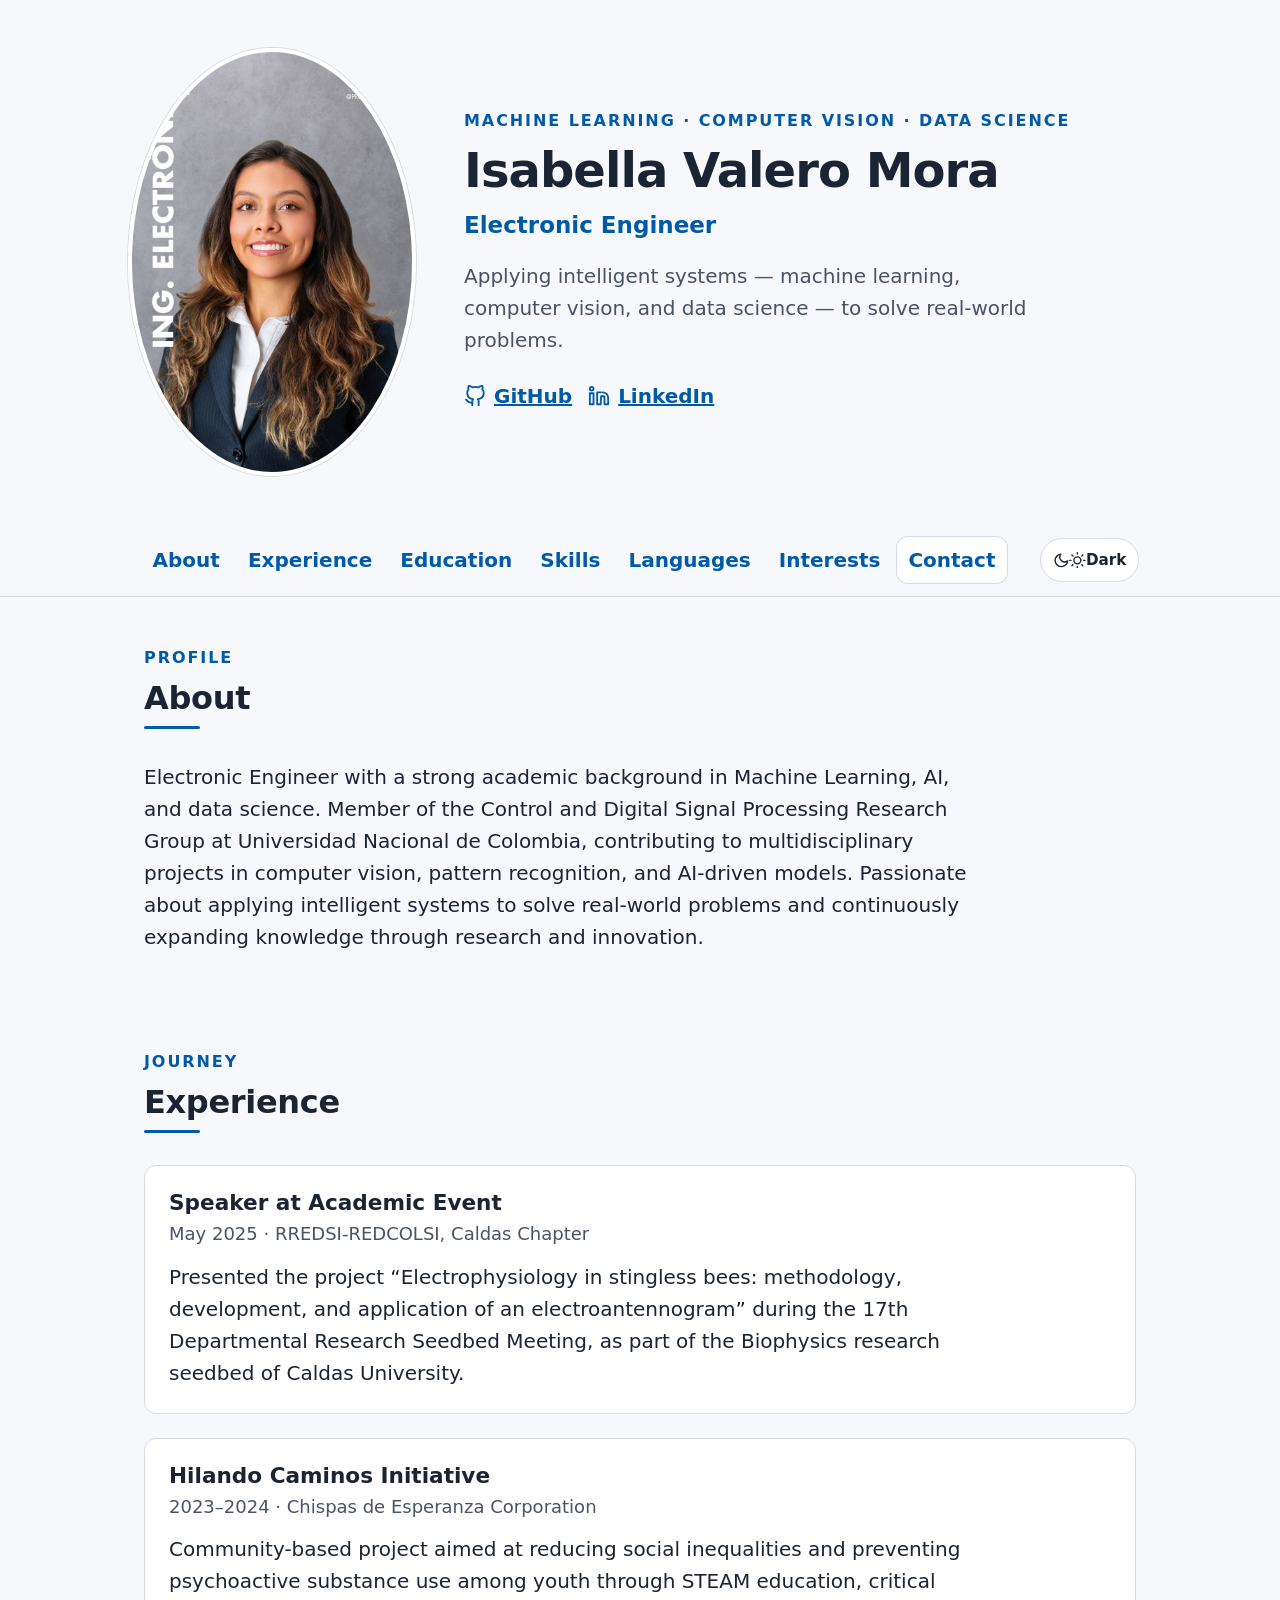
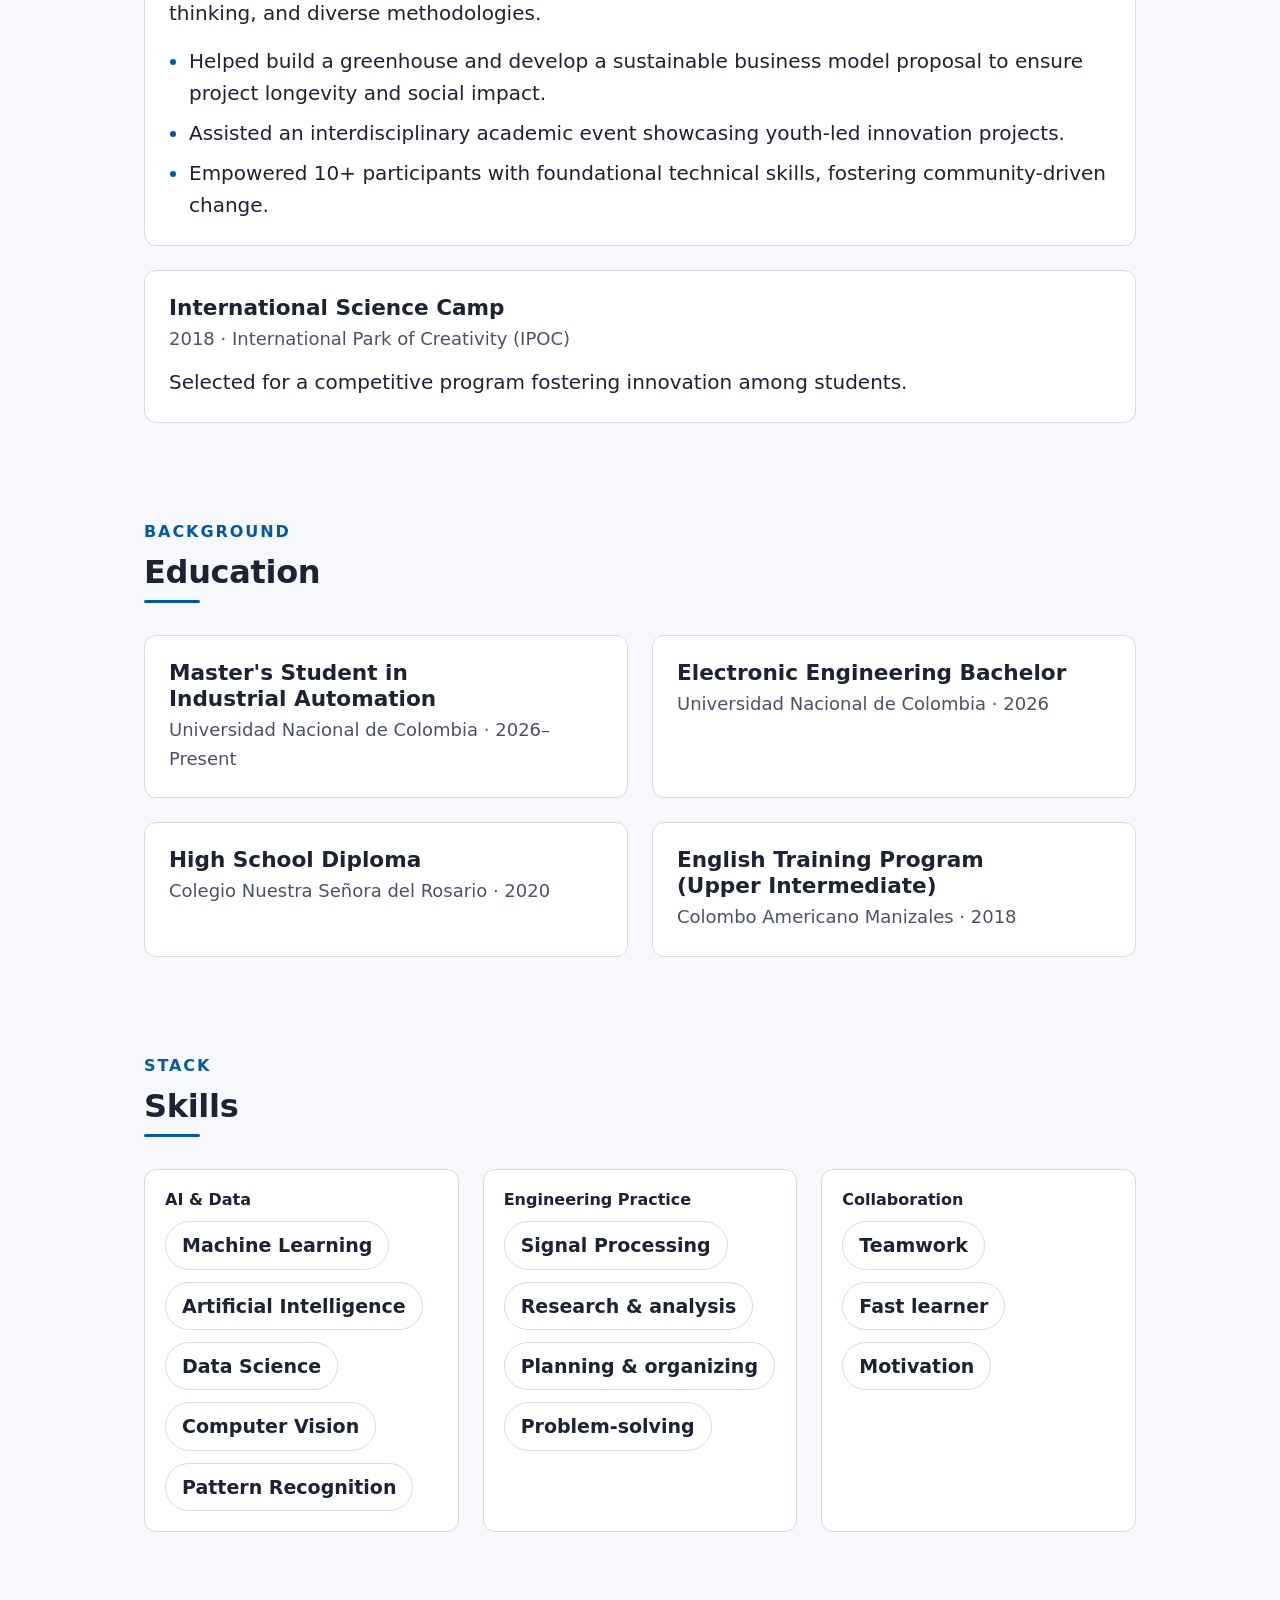
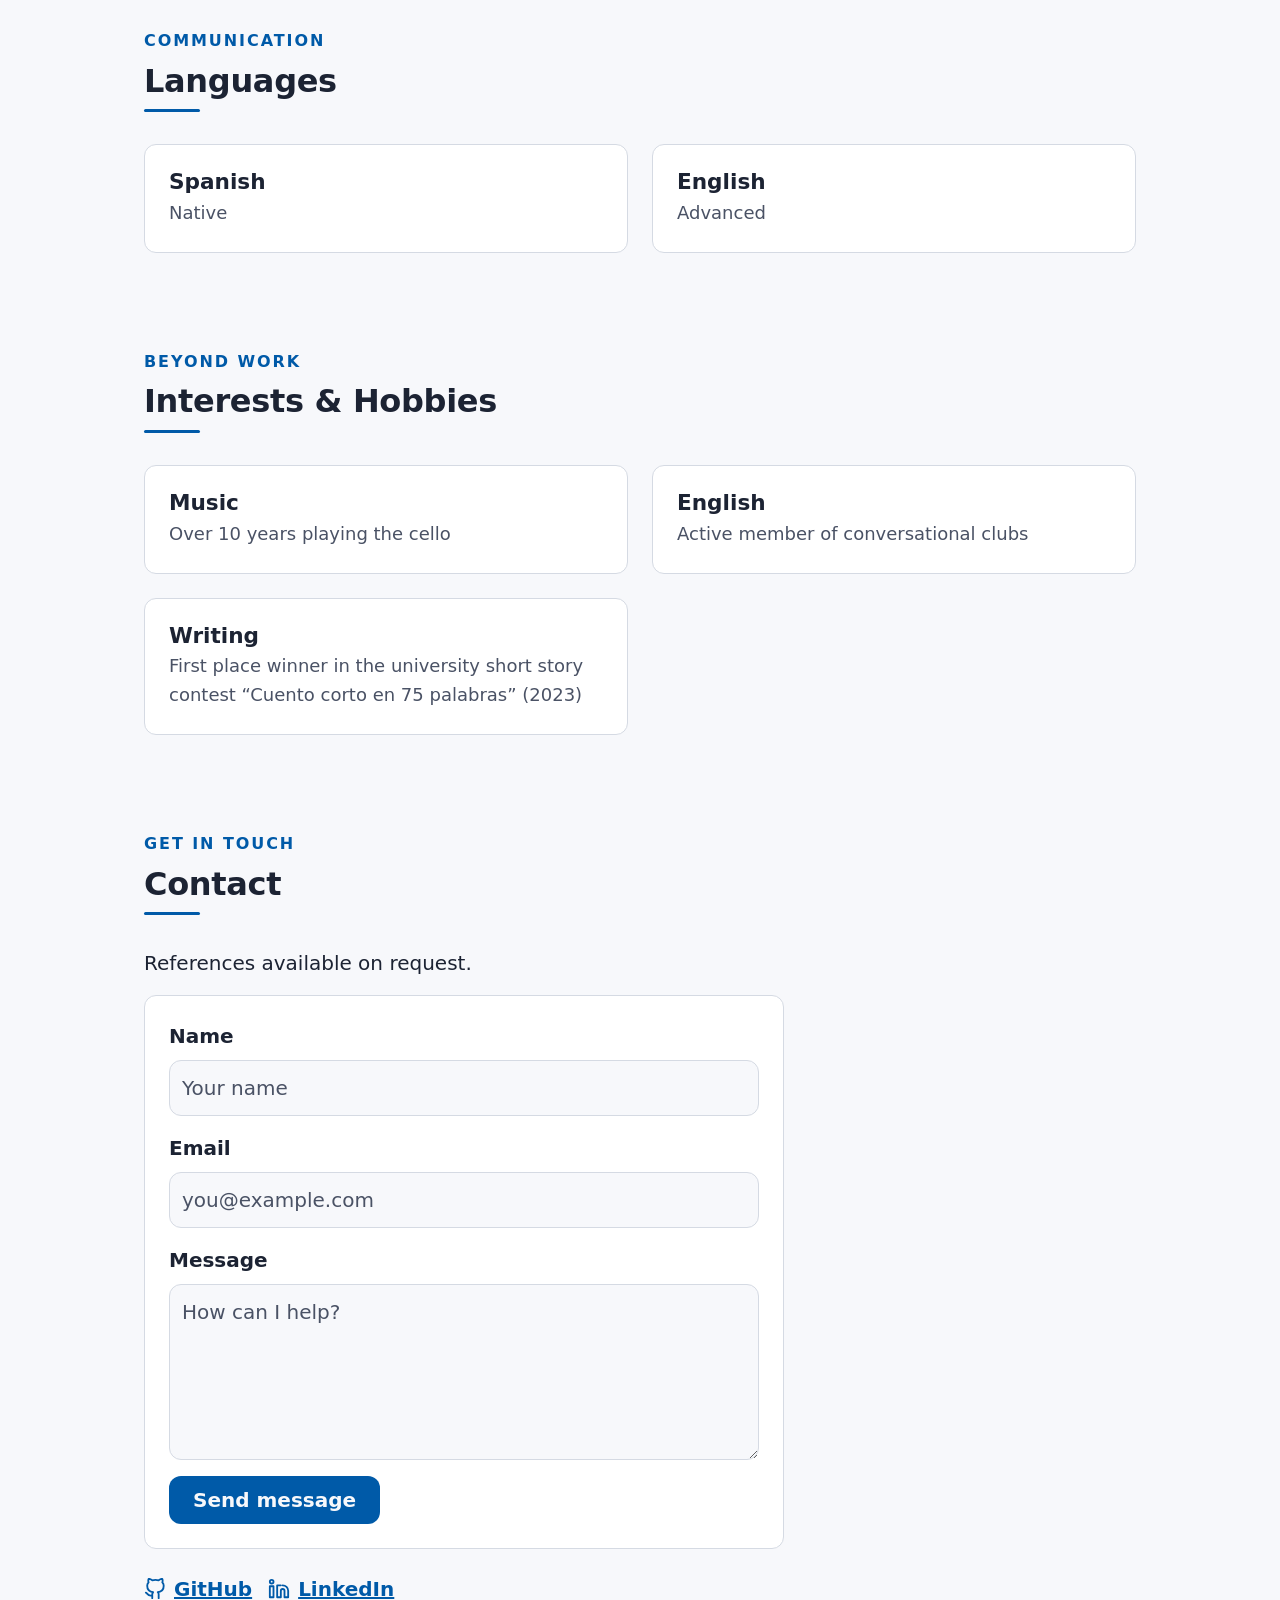
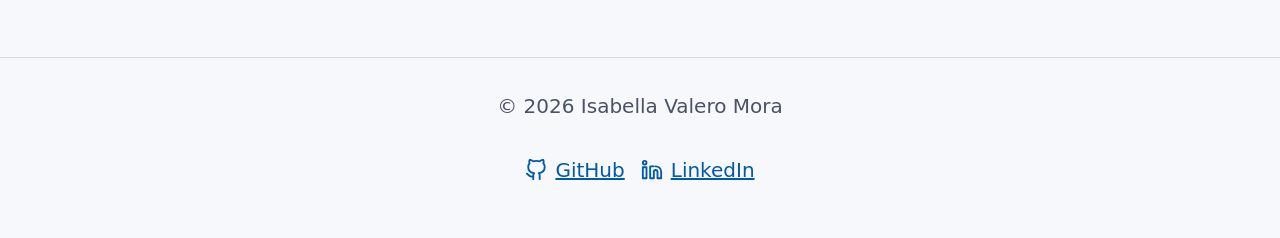
<file: index.html>
<!DOCTYPE html>
<html lang="en" data-theme="light">
<head>
  <meta charset="UTF-8">
  <meta name="viewport" content="width=device-width, initial-scale=1.0">
  <title>Isabella Valero Mora — Software Developer</title>
  <meta name="description" content="Portfolio and CV of Isabella Valero Mora, Electronic Engineer focused on machine learning, artificial intelligence, and data science.">
  <meta property="og:title" content="Isabella Valero Mora — Software Developer">
  <meta property="og:description" content="Portfolio and CV of Isabella Valero Mora, Electronic Engineer focused on machine learning, artificial intelligence, and data science.">
  <meta property="og:image" content="https://valeromora.github.io/PRO_8805_3.jpg">
  <meta property="og:type" content="profile">
  <meta property="og:url" content="https://valeromora.github.io/">
  <meta property="og:profile:first_name" content="Isabella">
  <meta property="og:profile:last_name" content="Valero Mora">
  <link rel="canonical" href="https://valeromora.github.io/">
  <meta name="color-scheme" content="light dark">
  <meta name="theme-color" content="#f7f8fb" media="(prefers-color-scheme: light)">
  <meta name="theme-color" content="#0e1420" media="(prefers-color-scheme: dark)">
  <link rel="icon" href="data:image/svg+xml,%3Csvg xmlns='http://www.w3.org/2000/svg' viewBox='0 0 64 64'%3E%3Crect width='64' height='64' rx='14' fill='%230e1420'/%3E%3Ctext x='32' y='44' font-family='Georgia,serif' font-size='30' font-weight='bold' fill='%237fb3ff' text-anchor='middle'%3EIV%3C/text%3E%3C/svg%3E" type="image/svg+xml">
  <link rel="stylesheet" href="styles.css">
  <script>try{var t=localStorage.getItem("theme");if(t!=="dark"&&t!=="light"){t=matchMedia("(prefers-color-scheme: dark)").matches?"dark":"light"}document.documentElement.dataset.theme=t;}catch(e){}</script>
  <script src="script.js" defer></script>
</head>
<body>
  <a class="skip-link" href="#main">Skip to content</a>

  <header id="hero" class="hero">
    <picture class="hero__photo">
      <img src="PRO_8805_3.jpg" alt="Portrait of Isabella Valero Mora" width="800" height="1200" fetchpriority="high">
    </picture>
    <div class="hero__content">
      <p class="eyebrow">Machine Learning · Computer Vision · Data Science</p>
      <h1 class="hero__name">Isabella Valero Mora</h1>
      <p class="hero__tagline">Electronic Engineer</p>
      <p class="hero__summary">Applying intelligent systems — machine learning, computer vision, and data science — to solve real-world problems.</p>
      <ul class="social-links">
        <li><a href="https://github.com/valeromora" rel="noopener noreferrer" target="_blank" aria-label="GitHub profile"><svg viewBox="0 0 24 24" fill="none" stroke="currentColor" stroke-width="2" stroke-linecap="round" stroke-linejoin="round" aria-hidden="true"><path d="M9 19c-5 1.5-5-2.5-7-3m14 6v-3.87a3.37 3.37 0 0 0-.94-2.61c3.14-.35 6.44-1.54 6.44-7A5.44 5.44 0 0 0 20 4.77 5.07 5.07 0 0 0 19.91 1S18.73.65 16 2.48a13.38 13.38 0 0 0-7 0C6.27.65 5.09 1 5.09 1A5.07 5.07 0 0 0 5 4.77a5.44 5.44 0 0 0-1.5 3.78c0 5.42 3.3 6.61 6.44 7A3.37 3.37 0 0 0 9 18.13V22"/></svg>GitHub</a></li>
        <li><a href="https://co.linkedin.com/in/isabella-valero-mora-100301338" rel="noopener noreferrer" target="_blank" aria-label="LinkedIn profile"><svg viewBox="0 0 24 24" fill="none" stroke="currentColor" stroke-width="2" stroke-linecap="round" stroke-linejoin="round" aria-hidden="true"><path d="M16 8a6 6 0 0 1 6 6v7h-4v-7a2 2 0 0 0-2-2 2 2 0 0 0-2 2v7h-4V8h4"/><rect x="2" y="9" width="4" height="12"/><circle cx="4" cy="4" r="2"/></svg>LinkedIn</a></li>
      </ul>
    </div>
  </header>

  <nav class="nav" aria-label="Main">
    <button class="nav__toggle" type="button" aria-controls="nav-list" aria-expanded="false" aria-label="Toggle navigation menu">
      <span class="nav__toggle-bar" aria-hidden="true"></span>
      <span class="nav__toggle-bar" aria-hidden="true"></span>
      <span class="nav__toggle-bar" aria-hidden="true"></span>
    </button>
    <ul class="nav__list" id="nav-list">
      <li><a href="#about">About</a></li>
      <li><a href="#experience">Experience</a></li>
      <li><a href="#education">Education</a></li>
      <li><a href="#skills">Skills</a></li>
      <li><a href="#languages">Languages</a></li>
      <li><a href="#interests">Interests</a></li>
      <li><a href="#contact">Contact</a></li>
    </ul>
    <button class="theme-toggle" type="button" aria-label="Switch to dark mode" data-theme-toggle><svg data-theme-icon-moon viewBox="0 0 24 24" fill="none" stroke="currentColor" stroke-width="2" stroke-linecap="round" stroke-linejoin="round" aria-hidden="true"><path d="M21 12.79A9 9 0 1 1 11.21 3 7 7 0 0 0 21 12.79z"/></svg><svg data-theme-icon-sun viewBox="0 0 24 24" fill="none" stroke="currentColor" stroke-width="2" stroke-linecap="round" stroke-linejoin="round" aria-hidden="true" hidden><circle cx="12" cy="12" r="5"/><path d="M12 1v2M12 21v2M4.22 4.22l1.42 1.42M18.36 18.36l1.42 1.42M1 12h2M21 12h2M4.22 19.78l1.42-1.42M18.36 5.64l1.42-1.42"/></svg><span data-theme-label>Dark</span></button>
  </nav>

  <main id="main">
    <section id="about" class="section" aria-labelledby="about-heading">
      <p class="eyebrow">Profile</p>
      <h2 id="about-heading" class="section__heading">About</h2>
      <p>Electronic Engineer with a strong academic background in Machine Learning, AI, and data science. Member of the Control and Digital Signal Processing Research Group at Universidad Nacional de Colombia, contributing to multidisciplinary projects in computer vision, pattern recognition, and AI-driven models. Passionate about applying intelligent systems to solve real-world problems and continuously expanding knowledge through research and innovation.</p>
    </section>

    <section id="experience" class="section" aria-labelledby="experience-heading">
      <p class="eyebrow">Journey</p>
      <h2 id="experience-heading" class="section__heading">Experience</h2>
      <ul class="entry-list">
        <li class="entry">
          <article>
            <h3 class="entry__title">Speaker at Academic Event</h3>
            <p class="entry__meta">May 2025 · RREDSI-REDCOLSI, Caldas Chapter</p>
            <p>Presented the project <q>Electrophysiology in stingless bees: methodology, development, and application of an electroantennogram</q> during the 17th Departmental Research Seedbed Meeting, as part of the Biophysics research seedbed of Caldas University.</p>
          </article>
        </li>
        <li class="entry">
          <article>
            <h3 class="entry__title">Hilando Caminos Initiative</h3>
            <p class="entry__meta">2023–2024 · Chispas de Esperanza Corporation</p>
            <p>Community-based project aimed at reducing social inequalities and preventing psychoactive substance use among youth through STEAM education, critical thinking, and diverse methodologies.</p>
            <ul class="entry__details">
              <li>Helped build a greenhouse and develop a sustainable business model proposal to ensure project longevity and social impact.</li>
              <li>Assisted an interdisciplinary academic event showcasing youth-led innovation projects.</li>
              <li>Empowered 10+ participants with foundational technical skills, fostering community-driven change.</li>
            </ul>
          </article>
        </li>
        <li class="entry">
          <article>
            <h3 class="entry__title">International Science Camp</h3>
            <p class="entry__meta">2018 · International Park of Creativity (IPOC)</p>
            <p>Selected for a competitive program fostering innovation among students.</p>
          </article>
        </li>
      </ul>
    </section>

    <section id="education" class="section" aria-labelledby="education-heading">
      <p class="eyebrow">Background</p>
      <h2 id="education-heading" class="section__heading">Education</h2>
      <ul class="entry-grid">
        <li class="entry">
          <article>
            <h3 class="entry__title">Master's Student in Industrial Automation</h3>
            <p class="entry__meta">Universidad Nacional de Colombia · 2026–Present</p>
          </article>
        </li>
        <li class="entry">
          <article>
            <h3 class="entry__title">Electronic Engineering Bachelor</h3>
            <p class="entry__meta">Universidad Nacional de Colombia · 2026</p>
          </article>
        </li>
        <li class="entry">
          <article>
            <h3 class="entry__title">High School Diploma</h3>
            <p class="entry__meta">Colegio Nuestra Señora del Rosario · 2020</p>
          </article>
        </li>
        <li class="entry">
          <article>
            <h3 class="entry__title">English Training Program (Upper Intermediate)</h3>
            <p class="entry__meta">Colombo Americano Manizales · 2018</p>
          </article>
        </li>
      </ul>
    </section>

    <section id="skills" class="section" aria-labelledby="skills-heading">
      <p class="eyebrow">Stack</p>
      <h2 id="skills-heading" class="section__heading">Skills</h2>
      <div class="skills-groups">
        <div class="skills-group">
          <h3 class="skills-group__title">AI &amp; Data</h3>
          <ul class="pill-list">
            <li class="pill">Machine Learning</li>
            <li class="pill">Artificial Intelligence</li>
            <li class="pill">Data Science</li>
            <li class="pill">Computer Vision</li>
            <li class="pill">Pattern Recognition</li>
          </ul>
        </div>
        <div class="skills-group">
          <h3 class="skills-group__title">Engineering Practice</h3>
          <ul class="pill-list">
            <li class="pill">Signal Processing</li>
            <li class="pill">Research &amp; analysis</li>
            <li class="pill">Planning &amp; organizing</li>
            <li class="pill">Problem-solving</li>
          </ul>
        </div>
        <div class="skills-group">
          <h3 class="skills-group__title">Collaboration</h3>
          <ul class="pill-list">
            <li class="pill">Teamwork</li>
            <li class="pill">Fast learner</li>
            <li class="pill">Motivation</li>
          </ul>
        </div>
      </div>
    </section>

    <section id="languages" class="section" aria-labelledby="languages-heading">
      <p class="eyebrow">Communication</p>
      <h2 id="languages-heading" class="section__heading">Languages</h2>
      <ul class="entry-grid">
        <li class="entry">
          <article>
            <h3 class="entry__title">Spanish</h3>
            <p class="entry__meta">Native</p>
          </article>
        </li>
        <li class="entry">
          <article>
            <h3 class="entry__title">English</h3>
            <p class="entry__meta">Advanced</p>
          </article>
        </li>
      </ul>
    </section>

    <section id="interests" class="section" aria-labelledby="interests-heading">
      <p class="eyebrow">Beyond work</p>
      <h2 id="interests-heading" class="section__heading">Interests &amp; Hobbies</h2>
      <ul class="entry-grid">
        <li class="entry">
          <article>
            <h3 class="entry__title">Music</h3>
            <p class="entry__meta">Over 10 years playing the cello</p>
          </article>
        </li>
        <li class="entry">
          <article>
            <h3 class="entry__title">English</h3>
            <p class="entry__meta">Active member of conversational clubs</p>
          </article>
        </li>
        <li class="entry">
          <article>
            <h3 class="entry__title">Writing</h3>
            <p class="entry__meta">First place winner in the university short story contest <q>Cuento corto en 75 palabras</q> (2023)</p>
          </article>
        </li>
      </ul>
    </section>

    <section id="contact" class="section" aria-labelledby="contact-heading">
      <p class="eyebrow">Get in touch</p>
      <h2 id="contact-heading" class="section__heading">Contact</h2>
      <p>References available on request.</p>
      <form id="contact-form" class="contact-form" action="https://formspree.io/f/xdeowprb" method="POST">
        <div class="form-field">
          <label for="contact-name">Name</label>
          <input type="text" id="contact-name" name="name" required autocomplete="name" placeholder="Your name">
        </div>
        <div class="form-field">
          <label for="contact-email">Email</label>
          <input type="email" id="contact-email" name="email" required autocomplete="email" placeholder="you@example.com">
        </div>
        <div class="form-field">
          <label for="contact-message">Message</label>
          <textarea id="contact-message" name="message" required minlength="10" rows="5" placeholder="How can I help?"></textarea>
        </div>
        <button type="submit" class="form-submit">Send message</button>
      </form>
      <ul class="social-links">
        <li><a href="https://github.com/valeromora" rel="noopener noreferrer" target="_blank" aria-label="GitHub profile"><svg viewBox="0 0 24 24" fill="none" stroke="currentColor" stroke-width="2" stroke-linecap="round" stroke-linejoin="round" aria-hidden="true"><path d="M9 19c-5 1.5-5-2.5-7-3m14 6v-3.87a3.37 3.37 0 0 0-.94-2.61c3.14-.35 6.44-1.54 6.44-7A5.44 5.44 0 0 0 20 4.77 5.07 5.07 0 0 0 19.91 1S18.73.65 16 2.48a13.38 13.38 0 0 0-7 0C6.27.65 5.09 1 5.09 1A5.07 5.07 0 0 0 5 4.77a5.44 5.44 0 0 0-1.5 3.78c0 5.42 3.3 6.61 6.44 7A3.37 3.37 0 0 0 9 18.13V22"/></svg>GitHub</a></li>
        <li><a href="https://co.linkedin.com/in/isabella-valero-mora-100301338" rel="noopener noreferrer" target="_blank" aria-label="LinkedIn profile"><svg viewBox="0 0 24 24" fill="none" stroke="currentColor" stroke-width="2" stroke-linecap="round" stroke-linejoin="round" aria-hidden="true"><path d="M16 8a6 6 0 0 1 6 6v7h-4v-7a2 2 0 0 0-2-2 2 2 0 0 0-2 2v7h-4V8h4"/><rect x="2" y="9" width="4" height="12"/><circle cx="4" cy="4" r="2"/></svg>LinkedIn</a></li>
      </ul>
    </section>
  </main>

  <footer class="footer">
    <p>&copy; 2026 Isabella Valero Mora</p>
    <ul class="social-links">
      <li><a href="https://github.com/valeromora" rel="noopener noreferrer" target="_blank" aria-label="GitHub profile"><svg viewBox="0 0 24 24" fill="none" stroke="currentColor" stroke-width="2" stroke-linecap="round" stroke-linejoin="round" aria-hidden="true"><path d="M9 19c-5 1.5-5-2.5-7-3m14 6v-3.87a3.37 3.37 0 0 0-.94-2.61c3.14-.35 6.44-1.54 6.44-7A5.44 5.44 0 0 0 20 4.77 5.07 5.07 0 0 0 19.91 1S18.73.65 16 2.48a13.38 13.38 0 0 0-7 0C6.27.65 5.09 1 5.09 1A5.07 5.07 0 0 0 5 4.77a5.44 5.44 0 0 0-1.5 3.78c0 5.42 3.3 6.61 6.44 7A3.37 3.37 0 0 0 9 18.13V22"/></svg>GitHub</a></li>
      <li><a href="https://co.linkedin.com/in/isabella-valero-mora-100301338" rel="noopener noreferrer" target="_blank" aria-label="LinkedIn profile"><svg viewBox="0 0 24 24" fill="none" stroke="currentColor" stroke-width="2" stroke-linecap="round" stroke-linejoin="round" aria-hidden="true"><path d="M16 8a6 6 0 0 1 6 6v7h-4v-7a2 2 0 0 0-2-2 2 2 0 0 0-2 2v7h-4V8h4"/><rect x="2" y="9" width="4" height="12"/><circle cx="4" cy="4" r="2"/></svg>LinkedIn</a></li>
    </ul>
  </footer>
</body>
</html>
</file>
<file: styles.css>
/* ==========================================================================
   Personal webpage — styles.css
   Light/dark theming via [data-theme] on <html>; mobile-first responsive.
   Palette accessed through CSS custom properties (design decision 2, 6).
   ========================================================================== */

/* --------------------------------------------------------------------------
   1. Theme tokens
   -------------------------------------------------------------------------- */

[data-theme="light"] {
  color-scheme: light;
  --color-bg: #f7f8fb;
  --color-surface: #ffffff;
  --color-text: #1c2333;
  --color-muted: #4a5265;
  --color-accent: #005aa8;
  --color-border: #d5dae3;
  --color-danger: #b42318;
}

[data-theme="dark"] {
  color-scheme: dark;
  --color-bg: #0e1420;
  --color-surface: #161f30;
  --color-text: #e8ecf4;
  --color-muted: #aab4c8;
  --color-accent: #7fb3ff;
  --color-border: #2c3850;
  --color-danger: #fca5a5;
}

:root {
  color-scheme: light dark;
  /* Spacing scale — 4px base unit (design CSS architecture) */
  --sp-1: 0.25rem;
  --sp-2: 0.5rem;
  --sp-3: 0.75rem;
  --sp-4: 1rem;
  --sp-5: 1.25rem;
  --sp-6: 1.5rem;
  --sp-7: 1.75rem;
  --sp-8: 2rem;
  --sp-9: 2.25rem;
  --sp-10: 2.5rem;
  --sp-11: 2.75rem;
  --sp-12: 3rem;

  /* Typography */
  --font-base: system-ui, -apple-system, "Segoe UI", Roboto, "Helvetica Neue", Arial, sans-serif;
  --text-body: clamp(1rem, 2.5vw, 1.25rem);
  --text-h1: clamp(2rem, 5vw, 3rem);
  --text-h2: clamp(1.5rem, 3.5vw, 2rem);
  --text-h3: clamp(1.15rem, 2.5vw, 1.35rem);

  /* Layout */
  --container-max: 68rem;
  --radius: 0.75rem;
}

/* --------------------------------------------------------------------------
   2. Base reset and primitives
   -------------------------------------------------------------------------- */

*,
*::before,
*::after {
  box-sizing: border-box;
}

* {
  margin: 0;
}

html {
  scroll-behavior: smooth;
  /* Keep anchored sections clear of the sticky nav */
  scroll-padding-top: var(--sp-12);
}

body {
  font-family: var(--font-base);
  font-size: var(--text-body);
  line-height: 1.6;
  color: var(--color-text);
  background-color: var(--color-bg);
  -webkit-font-smoothing: antialiased;
}

h1,
h2,
h3 {
  line-height: 1.2;
  text-wrap: balance;
}

h1 {
  font-size: var(--text-h1);
  letter-spacing: -0.02em;
}

h2 {
  font-size: var(--text-h2);
  letter-spacing: -0.01em;
}

h3 {
  font-size: var(--text-h3);
}

p {
  margin-bottom: var(--sp-4);
}

/* Readable measure for body copy (portfolio-visual-polish type hierarchy) */
.section > p,
.hero__summary,
.entry p {
  max-width: 65ch;
}

/* Section eyebrow — small caps label above the heading */
.eyebrow {
  margin-bottom: var(--sp-2);
  color: var(--color-accent);
  font-size: 0.8em;
  font-weight: 700;
  letter-spacing: 0.12em;
  text-transform: uppercase;
}

p:last-child {
  margin-bottom: 0;
}

a {
  color: var(--color-accent);
}

a:hover {
  text-decoration-thickness: 2px;
}

ul {
  padding: 0;
  list-style: none;
}

img {
  max-width: 100%;
  height: auto;
}

/* --------------------------------------------------------------------------
   3. Accessibility primitives
   -------------------------------------------------------------------------- */

.skip-link {
  position: absolute;
  left: -9999px;
  top: 0;
  z-index: 100;
  padding: var(--sp-3) var(--sp-4);
  border-radius: 0 0 var(--radius) 0;
  background-color: var(--color-accent);
  color: var(--color-bg);
  text-decoration: none;
  font-weight: 600;
}

.skip-link:focus {
  left: 0;
}

:focus-visible {
  outline: 2px solid var(--color-accent);
  outline-offset: 2px;
  border-radius: 2px;
}

/* --------------------------------------------------------------------------
   4. Hero
   -------------------------------------------------------------------------- */

.hero {
  display: flex;
  flex-direction: column;
  align-items: center;
  gap: var(--sp-8);
  padding: var(--sp-12) var(--sp-4);
  max-width: var(--container-max);
  margin: 0 auto;
}

.hero__photo {
  flex-shrink: 0;
}

.hero__photo img {
  display: block;
  width: min(14rem, 60vw);
  border-radius: 50%;
  border: 4px solid var(--color-surface);
  box-shadow: 0 0 0 1px var(--color-border);
}

.hero__content {
  text-align: center;
}

.hero__name {
  margin-bottom: var(--sp-2);
}

.hero__tagline {
  color: var(--color-accent);
  font-size: 1.15em;
  font-weight: 600;
  margin-bottom: var(--sp-4);
}

.hero__summary {
  color: var(--color-muted);
  max-width: 36rem;
  margin: 0 auto var(--sp-6);
}

.social-links {
  display: flex;
  flex-wrap: wrap;
  justify-content: center;
  gap: var(--sp-4);
}

.social-links a {
  display: inline-flex;
  align-items: center;
  gap: var(--sp-2);
  font-weight: 600;
}

.social-links svg {
  width: 1.1em;
  height: 1.1em;
  flex-shrink: 0;
}

/* --------------------------------------------------------------------------
   5. Navigation
   -------------------------------------------------------------------------- */

.nav {
  position: sticky;
  top: 0;
  z-index: 50;
  display: flex;
  flex-wrap: wrap;
  align-items: center;
  justify-content: space-between;
  gap: var(--sp-4);
  padding: var(--sp-3) var(--sp-4);
  background-color: var(--color-bg);
  border-bottom: 1px solid var(--color-border);
}

.nav__toggle {
  display: inline-flex;
  flex-direction: column;
  justify-content: center;
  gap: 5px;
  width: 2.75rem;
  height: 2.75rem;
  padding: var(--sp-2);
  border: 1px solid var(--color-border);
  border-radius: var(--radius);
  background-color: var(--color-surface);
  cursor: pointer;
}

.nav__toggle-bar {
  display: block;
  height: 2px;
  width: 100%;
  background-color: var(--color-text);
  border-radius: 2px;
}

.nav__list {
  display: none;
  flex-direction: column;
  gap: var(--sp-2);
  width: 100%;
  padding: var(--sp-4) 0 0;
}

/* Toggled by script.js (PR 2) — contract in place from PR 1 */
.nav--open .nav__list {
  display: flex;
}

.nav__list a {
  display: block;
  padding: var(--sp-2) var(--sp-3);
  text-decoration: none;
  font-weight: 600;
  border-radius: var(--radius);
}

.nav__list a:hover,
.nav__list a:focus-visible {
  background-color: var(--color-surface);
  color: var(--color-accent);
}

/* Scrolled treatment (toggled by script.js scrollspy module) */
.nav.is-scrolled {
  box-shadow: 0 2px 12px rgb(0 0 0 / 0.12);
}

/* Active section link — exactly one carries aria-current="true" */
.nav__list a[aria-current="true"] {
  background-color: var(--color-surface);
  color: var(--color-accent);
  box-shadow: inset 0 0 0 1px var(--color-border);
}

/* --------------------------------------------------------------------------
   6. Sections
   -------------------------------------------------------------------------- */

.section {
  max-width: var(--container-max);
  margin: 0 auto;
  padding: var(--sp-12) var(--sp-4);
}

.section__heading {
  position: relative;
  margin-bottom: var(--sp-8);
  padding-bottom: var(--sp-3);
}

.section__heading::after {
  content: "";
  position: absolute;
  left: 0;
  bottom: 0;
  width: 3.5rem;
  height: 3px;
  border-radius: 2px;
  background-color: var(--color-accent);
}

/* --------------------------------------------------------------------------
   7. Entries, cards, pills
   -------------------------------------------------------------------------- */

.entry-list {
  display: flex;
  flex-direction: column;
  gap: var(--sp-6);
}

.entry-grid {
  display: grid;
  grid-template-columns: 1fr;
  gap: var(--sp-6);
}

.entry {
  padding: var(--sp-6);
  background-color: var(--color-surface);
  border: 1px solid var(--color-border);
  border-radius: var(--radius);
  transition: transform 0.2s ease, box-shadow 0.2s ease;
}

.entry:hover {
  transform: translateY(-2px);
  box-shadow: 0 8px 24px rgb(0 0 0 / 0.12);
}

/* Scroll-triggered reveal (progressive enhancement: JS adds .reveal) */
.reveal {
  opacity: 0;
  transform: translateY(12px);
  transition: opacity 0.4s ease, transform 0.4s ease;
}

.reveal.is-visible {
  opacity: 1;
  transform: none;
}

.entry__title {
  margin-bottom: var(--sp-1);
}

.entry__meta {
  color: var(--color-muted);
  font-size: 0.9em;
  margin-bottom: var(--sp-3);
}

.entry__details {
  margin: var(--sp-3) 0 0;
  padding-left: var(--sp-5);
  list-style: disc;
  display: flex;
  flex-direction: column;
  gap: var(--sp-2);
}

.entry__details li::marker {
  color: var(--color-accent);
}

.pill-list {
  display: flex;
  flex-wrap: wrap;
  gap: var(--sp-3);
}

.pill {
  padding: var(--sp-2) var(--sp-4);
  background-color: var(--color-surface);
  border: 1px solid var(--color-border);
  border-radius: 999px;
  font-weight: 600;
  font-size: 0.95em;
}

/* --------------------------------------------------------------------------
   8. Footer
   -------------------------------------------------------------------------- */

.footer {
  display: flex;
  flex-direction: column;
  align-items: center;
  gap: var(--sp-4);
  padding: var(--sp-8) var(--sp-4) var(--sp-12);
  border-top: 1px solid var(--color-border);
  color: var(--color-muted);
  text-align: center;
}

.footer .social-links a {
  font-weight: 400;
}

/* --------------------------------------------------------------------------
   8a. Theme toggle and contact form
   -------------------------------------------------------------------------- */

.theme-toggle {
  display: inline-flex;
  align-items: center;
  justify-content: center;
  min-width: 2.75rem;
  height: 2.75rem;
  padding: 0 var(--sp-3);
  border: 1px solid var(--color-border);
  border-radius: 999px;
  background-color: var(--color-surface);
  color: var(--color-text);
  font-family: inherit;
  font-size: 0.95rem;
  font-weight: 600;
  cursor: pointer;
}

.theme-toggle:hover {
  border-color: var(--color-accent);
  color: var(--color-accent);
}

.theme-toggle svg {
  width: 1.1em;
  height: 1.1em;
  flex-shrink: 0;
}

/* Grouped tech skills (portfolio-visual-polish skills content) */
.skills-groups {
  display: grid;
  grid-template-columns: 1fr;
  gap: var(--sp-6);
}

.skills-group {
  padding: var(--sp-5);
  background-color: var(--color-surface);
  border: 1px solid var(--color-border);
  border-radius: var(--radius);
}

.skills-group__title {
  margin-bottom: var(--sp-3);
  font-size: 1rem;
}

.contact-form {
  display: flex;
  flex-direction: column;
  gap: var(--sp-4);
  padding: var(--sp-6);
  background-color: var(--color-surface);
  border: 1px solid var(--color-border);
  border-radius: var(--radius);
  max-width: 40rem;
  margin-bottom: var(--sp-6);
}

.form-field {
  display: flex;
  flex-direction: column;
  gap: var(--sp-2);
}

.form-field label {
  font-weight: 600;
}

.form-field input,
.form-field textarea {
  padding: var(--sp-3);
  border: 1px solid var(--color-border);
  border-radius: var(--radius);
  background-color: var(--color-bg);
  color: var(--color-text);
  font-family: inherit;
  font-size: 1em;
  line-height: 1.5;
}

.form-field input::placeholder,
.form-field textarea::placeholder {
  color: var(--color-muted);
}

.form-field input:focus-visible,
.form-field textarea:focus-visible {
  outline: 2px solid var(--color-accent);
  outline-offset: 2px;
}

.form-field input:user-invalid,
.form-field textarea:user-invalid {
  border-color: var(--color-danger);
}

.form-submit {
  align-self: flex-start;
  padding: var(--sp-3) var(--sp-6);
  border: none;
  border-radius: var(--radius);
  background-color: var(--color-accent);
  color: var(--color-bg);
  font-family: inherit;
  font-size: 1em;
  font-weight: 600;
  cursor: pointer;
}

.form-submit:hover,
.form-submit:focus-visible {
  filter: brightness(1.1);
}

.form-submit:disabled {
  opacity: 0.6;
  cursor: not-allowed;
}

.contact-form__status,
.contact-form__error {
  margin-bottom: 0;
}

.contact-form__status {
  color: var(--color-accent);
  font-weight: 600;
}

.contact-form__error[role="alert"] {
  color: var(--color-danger);
}

/* --------------------------------------------------------------------------
   9. Responsive — tablet (768px)
   -------------------------------------------------------------------------- */

@media (min-width: 768px) {
  .hero {
    flex-direction: row;
    align-items: center;
    text-align: left;
    padding: var(--sp-12) var(--sp-8);
  }

  .hero__content {
    text-align: left;
  }

  .hero__summary {
    margin-left: 0;
  }

  .hero__photo img {
    width: 16rem;
  }

  .social-links {
    justify-content: flex-start;
  }

  .nav {
    justify-content: center;
    padding: var(--sp-3) var(--sp-8);
  }

  .nav__toggle {
    display: none;
  }

  .nav__list {
    display: flex;
    flex-direction: row;
    justify-content: center;
    gap: var(--sp-1);
    width: auto;
    padding: 0;
  }

  .theme-toggle {
    margin-left: var(--sp-4);
  }

  .entry-grid {
    grid-template-columns: repeat(2, 1fr);
  }

  .skills-groups {
    grid-template-columns: repeat(3, 1fr);
  }

  .section {
    padding: var(--sp-12) var(--sp-8);
  }
}

/* --------------------------------------------------------------------------
   10. Responsive — desktop (1200px)
   -------------------------------------------------------------------------- */

@media (min-width: 1200px) {
  .hero {
    gap: var(--sp-12);
    padding-top: var(--sp-12);
    padding-bottom: var(--sp-12);
  }

  .hero__photo img {
    width: 18rem;
  }

  .section {
    padding-left: var(--sp-12);
    padding-right: var(--sp-12);
  }

  .nav {
    padding-left: var(--sp-12);
    padding-right: var(--sp-12);
  }
}

/* --------------------------------------------------------------------------
   11. Reduced motion (NFR-02)
   -------------------------------------------------------------------------- */

@media (prefers-reduced-motion: reduce) {
  *,
  *::before,
  *::after {
    transition: none !important;
    animation: none !important;
  }

  .reveal {
    opacity: 1 !important;
    transform: none !important;
  }

  html {
    scroll-behavior: auto !important;
  }
}
</file>
